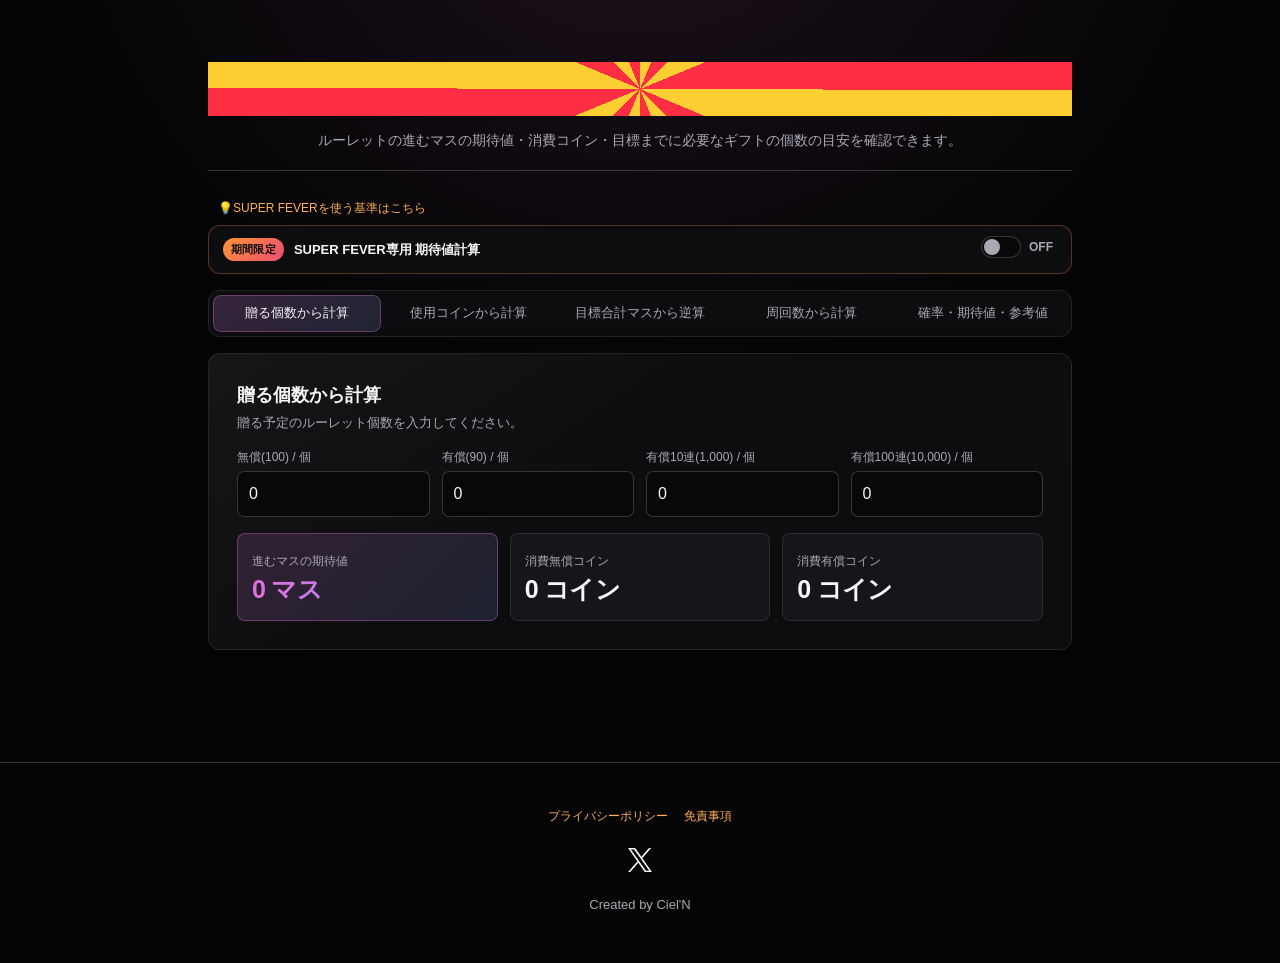
<file: index.html>
<!doctype html>
<html lang="ja">
  <head>
      <!-- Google tag (gtag.js) -->
      <script async src="https://www.googletagmanager.com/gtag/js?id=G-BKD9T5BP9D"></script>
      <script>
        window.dataLayer = window.dataLayer || [];
        function gtag(){dataLayer.push(arguments);}
        gtag('js', new Date());

        gtag('config', 'G-BKD9T5BP9D');
      </script>

    <meta charset="utf-8">
    <meta name="viewport" content="width=device-width, initial-scale=1">
    <title>Mirrativ ルーレットギフト期待値計算ツール</title>
    <!-- 検索用説明文 -->
    <meta name="description" content="配信アプリ「Mirrativ」でルーレットギフトの進むマスの期待値を計算できる便利なツールです。">
    <!-- OGPタグ（SNSでシェアされたときの見た目用） -->
    <meta property="og:title" content="Mirrativ ルーレットギフト期待値計算ツール">
    <meta property="og:description" content="ルーレットギフトの期待値を簡単に確認！">
    <meta property="og:image" content="https://roulette-calc.cieln.com/images/x-card.jpg">
    <meta property="og:url" content="https://roulette-calc.cieln.com/">
    <meta property="og:type" content="website">
    <meta name="twitter:card" content="summary_large_image">
    <meta name="twitter:title" content="Mirrativ ルーレットギフト期待値計算ツール">
    <meta name="twitter:description" content="ルーレットギフトの期待値を簡単に確認！">
    <meta name="twitter:image" content="https://roulette-calc.cieln.com/images/x-card.jpg">
    <link rel="icon" href="data:image/svg+xml,<svg xmlns=%22http://www.w3.org/2000/svg%22 viewBox=%220 0 100 100%22><text y=%22.9em%22 font-size=%2290%22>🎯</text></svg>">
    <link rel="stylesheet" href="style.css?v=2.3.4">
    <link rel="apple-touch-icon" sizes="192x192" href="apple-touch-icon.jpg">
  </head>
  <body>
    <main>
      <header>
        <h1>Mirrativ ルーレットギフト<br class="sp-only">期待値計算ツール</h1>
        <p class="lead">ルーレットの進むマスの期待値・消費コイン・目標までに必要なギフトの個数の目安を確認できます。</p>
      </header>
      <a class="fever-detail-link" href="super-fever-detail.html">💡SUPER FEVERを使う基準はこちら</a>
      <div class="fever-bar" id="feverBar">
        <span class="fever-tag">期間限定</span>
        <span class="fever-bar-label">SUPER FEVER専用 期待値計算</span>
        <label class="fever-switch">
          <input type="checkbox" id="feverEnabled">
          <span class="fever-switch-track"><span class="fever-switch-thumb"></span></span>
          <span class="fever-switch-state" id="feverState">OFF</span>
        </label>
      </div>
      <div class="tabs" role="tablist" aria-label="計算メニュー">
        <button type="button" class="tab" id="tab-send" role="tab" aria-selected="true" aria-controls="panel-send" data-target="panel-send">贈る個数から計算</button>
        <button type="button" class="tab" id="tab-budget" role="tab" aria-selected="false" aria-controls="panel-budget" data-target="panel-budget" tabindex="-1">使用コインから計算</button>
        <button type="button" class="tab" id="tab-target" role="tab" aria-selected="false" aria-controls="panel-target" data-target="panel-target" tabindex="-1">目標合計マスから逆算</button>
        <button type="button" class="tab" id="tab-laps" role="tab" aria-selected="false" aria-controls="panel-laps" data-target="panel-laps" tabindex="-1">周回数から計算</button>
        <button type="button" class="tab" id="tab-formula" role="tab" aria-selected="false" aria-controls="panel-formula" data-target="panel-formula" tabindex="-1">確率・期待値・参考値</button>
      </div>
      <section class="card panel" id="panel-send" role="tabpanel" aria-labelledby="tab-send" tabindex="0">
        <h2>贈る個数から計算</h2>
        <p class="hint">贈る予定のルーレット個数を入力してください。</p>
        <div class="grid">
          <div>
            <label for="free">無償(100) / 個</label>
            <input id="free" type="number" min="0" step="1" value="0">
          </div>
          <div>
            <label for="paid">有償(90) / 個</label>
            <input id="paid" type="number" min="0" step="1" value="0">
          </div>
          <div>
            <label for="ten">有償10連(1,000) / 個</label>
            <input id="ten" type="number" min="0" step="1" value="0">
          </div>
          <div>
            <label for="hundred">有償100連(10,000) / 個</label>
            <input id="hundred" type="number" min="0" step="1" value="0">
          </div>
        </div>
        <div class="results">
          <div class="result">
            <span>進むマスの期待値</span>
            <b id="squares">0 マス</b>
          </div>
          <div class="result">
            <span>消費無償コイン</span>
            <b id="freeCoins">0</b>
          </div>
          <div class="result">
            <span>消費有償コイン</span>
            <b id="paidCoins">0</b>
          </div>
        </div>
      </section>
      <section class="card panel" id="panel-budget" role="tabpanel" aria-labelledby="tab-budget" tabindex="0" hidden>
        <h2>使用可能なコインから計算</h2>
        <p class="hint">使用できる無償コイン・有償コインの上限額を入力してください。</p>
        <div class="grid two">
          <div>
            <label for="budgetFree">使用可能な無償コイン</label>
            <input id="budgetFree" type="number" min="0" step="1" value="0">
          </div>
          <div>
            <label for="budgetPaid">使用可能な有償コイン</label>
            <input id="budgetPaid" type="number" min="0" step="1" value="0">
          </div>
        </div>
        <div class="results">
          <div class="result">
            <span>進むマスの期待値</span>
            <b id="budgetSquares">0 マス</b>
          </div>
        </div>
        <table class="comparison">
          <thead>
            <tr>
              <th>ギフト</th>
              <th>贈る個数</th>
              <th>消費コイン</th>
              <th>進むマスの期待値</th>
            </tr>
          </thead>
          <tbody id="budgetComparison"></tbody>
        </table>
        <p class="note">
          ※ 有償コインは有償ルーレットに使用する想定です。<br>
          ※ 有償コインはコインあたりの期待値が高いギフト（有償100連 &gt;= 有償10連 &gt; 有償単発）から優先して使い切る組み合わせを想定して表示しています。
        </p>
      </section>
      <section class="card panel" id="panel-target" role="tabpanel" aria-labelledby="tab-target" tabindex="0" hidden>
        <h2>目標合計マスから逆算</h2>
        <p class="hint">期待値をベースにして、目標の合計マスに届くようなルーレット個数の目安を計算します。</p>
        <div class="grid two">
          <div>
            <label for="target">目標の合計マス</label>
            <input id="target" type="number" min="0" step="1" value="100">
          </div>
          <div>
            <label for="current">現在の合計マス</label>
            <input id="current" type="number" min="0" step="1" value="0">
          </div>
          <div>
            <label for="type">使用するコイン(種類)</label>
            <select id="type">
              <option value="free">無償コイン</option>
              <option value="paid">有償コイン</option>
            </select>
          </div>
        </div>
        <div class="results">
          <div class="result" id="result-free" hidden>
            <span>無償ルーレット(100)の個数の目安</span>
            <b id="needFree">0 個</b>
          </div>
          <div class="result" id="result-hundred" hidden>
            <span>有償100連ルーレット(10,000)の個数の目安</span>
            <b id="needHundred">0 個</b>
          </div>
          <div class="result" id="result-ten" hidden>
            <span>有償10連ルーレット(1,000)の個数の目安</span>
            <b id="needTen">0 個</b>
          </div>
          <div class="result" id="result-paid" hidden>
            <span>有償ルーレット(90)の個数の目安</span>
            <b id="needPaid">0 個</b>
          </div>
          <div class="result">
            <span id="needCoinsLabel">必要なコイン数の目安</span>
            <b id="needCoins">0</b>
          </div>
          <div class="result">
            <span>進むマスの期待値</span>
            <b id="expectedAtNeed">0 マス</b>
          </div>
        </div>
        <table class="comparison">
          <thead>
            <tr>
              <th>ギフト</th>
              <th>必要個数の目安</th>
              <th>必要コイン</th>
            </tr>
          </thead>
          <tbody id="comparison"></tbody>
        </table>
        <p class="note">※ 確率に基づく期待値です。実際に進むマスは出目によって前後するため、目標達成を保証する数値ではありません。</p>
      </section>
      <section class="card panel" id="panel-laps" role="tabpanel" aria-labelledby="tab-laps" tabindex="0" hidden>
        <h2>周回数から計算</h2>
        <p class="hint">目標の周回数を達成するために必要なルーレット個数の目安を計算します。(※ FEVERタイム中が前提です)</p>
        <div class="grid two">
          <div>
            <label for="laps">目標の周回数</label>
            <input id="laps" type="number" min="0" step="1" value="1">
          </div>
          <div>
            <label for="lapsType">使用するコイン(種類)</label>
            <select id="lapsType">
              <option value="free">無償コイン</option>
              <option value="paid">有償コイン</option>
            </select>
          </div>
        </div>
        <div class="results">
          <div class="result" id="laps-result-free" hidden>
            <span>無償ルーレット(100)の個数の目安</span>
            <b id="lapsNeedFree">0 個</b>
          </div>
          <div class="result" id="laps-result-hundred" hidden>
            <span>有償100連ルーレット(10,000)の個数の目安</span>
            <b id="lapsNeedHundred">0 個</b>
          </div>
          <div class="result" id="laps-result-ten" hidden>
            <span>有償10連ルーレット(1,000)の個数の目安</span>
            <b id="lapsNeedTen">0 個</b>
          </div>
          <div class="result" id="laps-result-paid" hidden>
            <span>有償ルーレット(90)の個数の目安</span>
            <b id="lapsNeedPaid">0 個</b>
          </div>
          <div class="result">
            <span id="lapsNeedCoinsLabel">必要なコイン数の目安</span>
            <b id="lapsNeedCoins">0</b>
          </div>
        </div>
        <table class="comparison">
          <thead>
            <tr>
              <th>ギフト</th>
              <th>必要個数の目安</th>
              <th>必要コイン</th>
            </tr>
          </thead>
          <tbody id="lapsComparison"></tbody>
        </table>
        <p class="note">
          ※ 確率に基づく期待値です。実際に進むマスは出目によって前後するため、目標達成を保証する数値ではありません。<br>
          ※ FEVERタイム中のマス数で計算しています。詳しくは「<a id="formula-link" href="#panel-formula">確率・期待値・参考値</a>」をご確認ください。
        </p>
      </section>
      <section class="card panel" id="panel-formula" role="tabpanel" aria-labelledby="tab-formula" tabindex="0" hidden>
        <h2>計算に使う確率・期待値・参考値</h2>
        <div class="formula" id="formulaContent">
          <div>
            <strong>無償(100) / 有償(90)</strong>
            1マス: 40% / 2マス: 45% / 5マス: 10% / 10マス: 5%<br>
            期待値: 2.30 マス / 回
          </div>
          <div>
            <strong>有償10連・100連（1連あたり）</strong>
            2マス: 80% / 5マス: 13% / 10マス: 7%<br>
            期待値: 2.95 マス / 回
          </div>
          <div>
            <strong>ルーレット1周分のマス数</strong>
            FEVERタイム中: 65マス / FEVERなし: 85マス<br>
            ※ FEVERタイムはMAPの総マス数が変化します
          </div>
        </div>
      </section>
    </main>
    <footer class="site-footer">
      <div class="footer-inner">
        <p class="footer-links">
          <a href="privacy.html">プライバシーポリシー</a>
          <a href="disclaimer.html">免責事項</a>
        </p>
        <p class="footer-social">
          <a href="https://x.com/yu_cielkun" target="_blank" rel="noopener noreferrer" aria-label="X (旧Twitter)">
            <img id="x-logo" src="images/x-logo-white.png" alt="Xアカウント">
          </a>
        </p>
        <p class="footer-credit">Created by Ciel'N</p>
      </div>
    </footer>
  <script src="script.js?v=2.3.4"></script>
  <script src="super-fever.js?v=2.3.4"></script>
  </body>
</html>
</file>
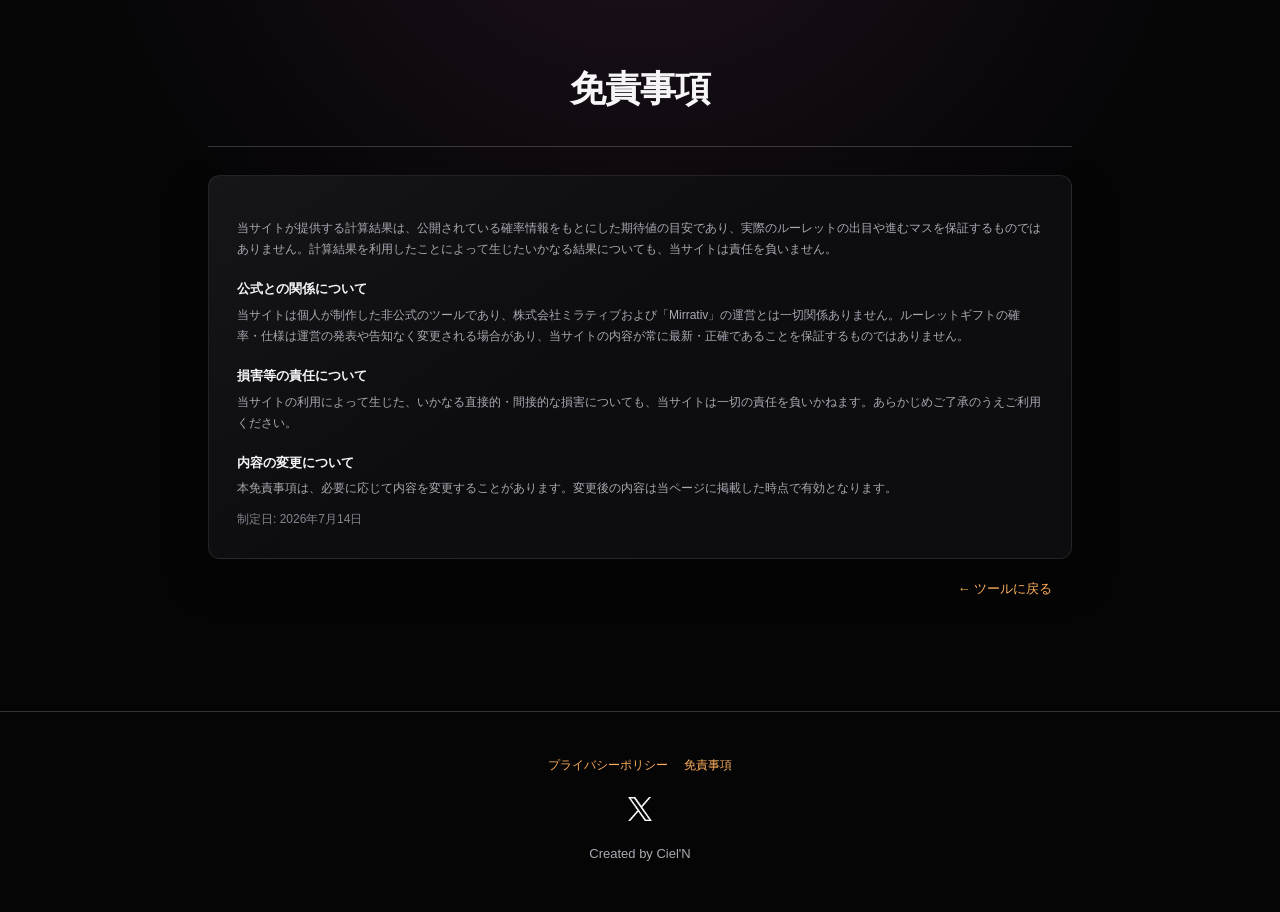
<file: disclaimer.html>
<!doctype html>
<html lang="ja">
  <head>
      <!-- Google tag (gtag.js) -->
      <script async src="https://www.googletagmanager.com/gtag/js?id=G-BKD9T5BP9D"></script>
      <script>
        window.dataLayer = window.dataLayer || [];
        function gtag(){dataLayer.push(arguments);}
        gtag('js', new Date());

        gtag('config', 'G-BKD9T5BP9D');
      </script>

    <meta charset="utf-8">
    <meta name="viewport" content="width=device-width, initial-scale=1">
    <title>免責事項 | Mirrativ ルーレットギフト計算機</title>
    <link rel="icon" href="data:image/svg+xml,<svg xmlns=%22http://www.w3.org/2000/svg%22 viewBox=%220 0 100 100%22><text y=%22.9em%22 font-size=%2290%22>🎯</text></svg>">
    <link rel="stylesheet" href="style.css?v=1.4.2">
  </head>
  <body>
    <main>
        <header>
            <h1 class="page-title">免責事項</h1>
        </header>
        <section class="card">
            <div class="privacy-content">
            <p>当サイトが提供する計算結果は、公開されている確率情報をもとにした期待値の目安であり、実際のルーレットの出目や進むマスを保証するものではありません。計算結果を利用したことによって生じたいかなる結果についても、当サイトは責任を負いません。</p>

            <h2>公式との関係について</h2>
            <p>当サイトは個人が制作した非公式のツールであり、株式会社ミラティブおよび「Mirrativ」の運営とは一切関係ありません。ルーレットギフトの確率・仕様は運営の発表や告知なく変更される場合があり、当サイトの内容が常に最新・正確であることを保証するものではありません。</p>

            <h2>損害等の責任について</h2>
            <p>当サイトの利用によって生じた、いかなる直接的・間接的な損害についても、当サイトは一切の責任を負いかねます。あらかじめご了承のうえご利用ください。</p>

            <h2>内容の変更について</h2>
            <p>本免責事項は、必要に応じて内容を変更することがあります。変更後の内容は当ページに掲載した時点で有効となります。</p>
            <p class="privacy-updated">制定日: 2026年7月14日</p>
            </div>
        </section>
        <a class="back-link" href="index.html">← ツールに戻る</a>
    </main>
    <footer class="site-footer">
      <div class="footer-inner">
        <p class="footer-links">
          <a href="privacy.html">プライバシーポリシー</a>
          <a href="disclaimer.html">免責事項</a>
        </p>
        <p class="footer-social">
          <a href="https://x.com/yu_cielkun" target="_blank" rel="noopener noreferrer" aria-label="X (旧Twitter)">
            <img id="x-logo" src="images/x-logo-white.png" alt="Xアカウント">
          </a>
        </p>
        <p class="footer-credit">Created by Ciel'N</p>
      </div>
    </footer>
  </body>
</html>
</file>
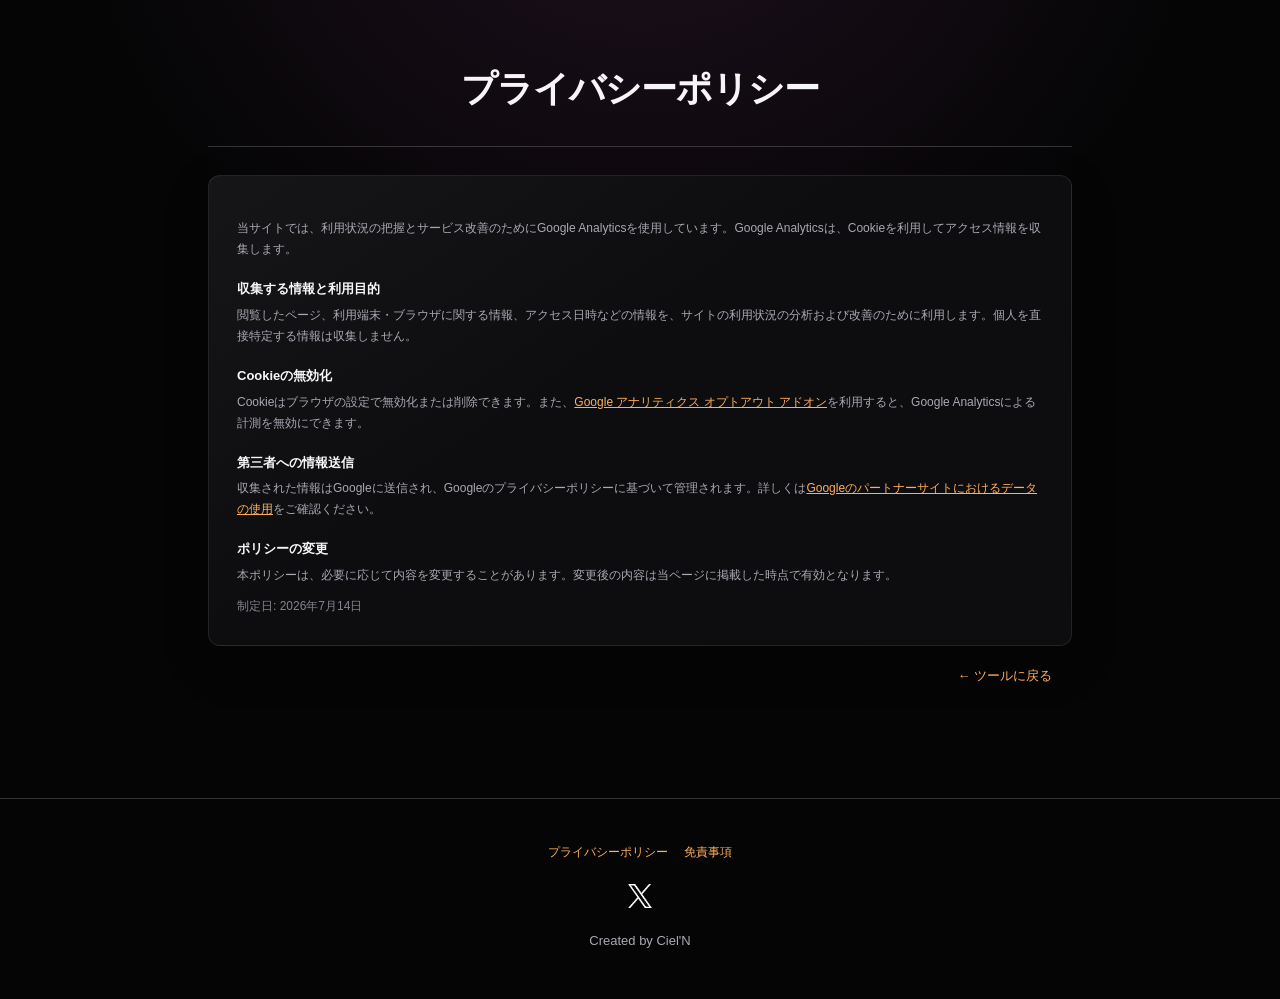
<file: privacy.html>
<!doctype html>
<html lang="ja">
  <head>
    <!-- Google tag (gtag.js) -->
    <script async src="https://www.googletagmanager.com/gtag/js?id=G-BKD9T5BP9D"></script>
    <script>
    window.dataLayer = window.dataLayer || [];
    function gtag(){dataLayer.push(arguments);}
    gtag('js', new Date());

    gtag('config', 'G-BKD9T5BP9D');
    </script>
    <meta charset="utf-8">
    <meta name="viewport" content="width=device-width, initial-scale=1">
    <title>プライバシーポリシー | Mirrativ ルーレットギフト計算機</title>
    <link rel="icon" href="data:image/svg+xml,<svg xmlns=%22http://www.w3.org/2000/svg%22 viewBox=%220 0 100 100%22><text y=%22.9em%22 font-size=%2290%22>🎯</text></svg>">
    <link rel="stylesheet" href="style.css?v=1.4.2">
  </head>
  <body>
    <main>
        <header>
            <h1 class="page-title">プライバシーポリシー</h1>
        </header>
        <section class="card">
            <div class="privacy-content">
            <p>当サイトでは、利用状況の把握とサービス改善のためにGoogle Analyticsを使用しています。Google Analyticsは、Cookieを利用してアクセス情報を収集します。</p>

            <h2>収集する情報と利用目的</h2>
            <p>閲覧したページ、利用端末・ブラウザに関する情報、アクセス日時などの情報を、サイトの利用状況の分析および改善のために利用します。個人を直接特定する情報は収集しません。</p>

            <h2>Cookieの無効化</h2>
            <p>Cookieはブラウザの設定で無効化または削除できます。また、<a href="https://tools.google.com/dlpage/gaoptout?hl=ja" target="_blank" rel="noopener noreferrer">Google アナリティクス オプトアウト アドオン</a>を利用すると、Google Analyticsによる計測を無効にできます。</p>

            <h2>第三者への情報送信</h2>
            <p>収集された情報はGoogleに送信され、Googleのプライバシーポリシーに基づいて管理されます。詳しくは<a href="https://policies.google.com/technologies/partner-sites?hl=ja" target="_blank" rel="noopener noreferrer">Googleのパートナーサイトにおけるデータの使用</a>をご確認ください。</p>

            <h2>ポリシーの変更</h2>
            <p>本ポリシーは、必要に応じて内容を変更することがあります。変更後の内容は当ページに掲載した時点で有効となります。</p>
            <p class="privacy-updated">制定日: 2026年7月14日</p>
            </div>
        </section>
        <a class="back-link" href="index.html">← ツールに戻る</a>
    </main>
    <footer class="site-footer">
      <div class="footer-inner">
        <p class="footer-links">
          <a href="privacy.html">プライバシーポリシー</a>
          <a href="disclaimer.html">免責事項</a>
        </p>
        <p class="footer-social">
          <a href="https://x.com/yu_cielkun" target="_blank" rel="noopener noreferrer" aria-label="X (旧Twitter)">
            <img id="x-logo" src="images/x-logo-white.png" alt="Xアカウント">
          </a>
        </p>
        <p class="footer-credit">Created by Ciel'N</p>
      </div>
    </footer>
  </body>
</html>
</file>
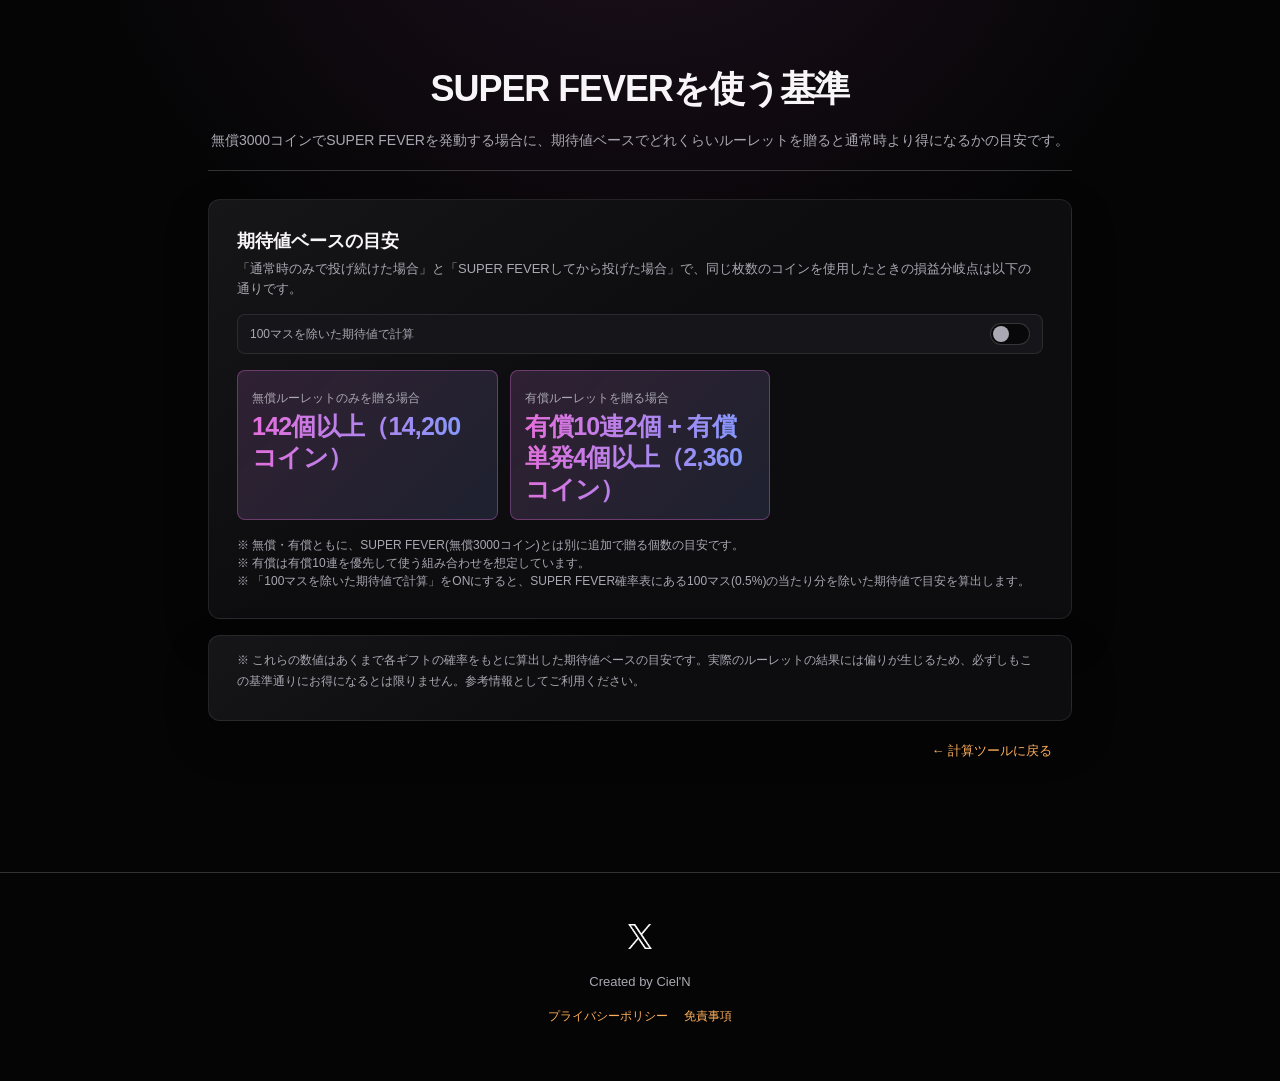
<file: super-fever-detail.html>
<!doctype html>
<html lang="ja">
  <head>
      <!-- Google tag (gtag.js) -->
      <script async src="https://www.googletagmanager.com/gtag/js?id=G-BKD9T5BP9D"></script>
      <script>
        window.dataLayer = window.dataLayer || [];
        function gtag(){dataLayer.push(arguments);}
        gtag('js', new Date());

        gtag('config', 'G-BKD9T5BP9D');
      </script>

    <meta charset="utf-8">
    <meta name="viewport" content="width=device-width, initial-scale=1">
    <title>SUPER FEVERを使う基準 | Mirrativ ルーレットギフト期待値計算ツール</title>
    <!-- 検索用説明文 -->
    <meta name="description" content="期待値ベースで、SUPER FEVERを利用したほうがお得になる無償・有償ルーレットの個数の目安を確認できます。">
    <!-- OGPタグ（SNSでシェアされたときの見た目用） -->
    <meta property="og:title" content="SUPER FEVERを使う基準 | Mirrativ ルーレットギフト期待値計算ツール">
    <meta property="og:description" content="SUPER FEVERを利用したほうがお得になる目安を期待値ベースで紹介！">
    <meta property="og:image" content="https://hack-w0r1d.github.io/mirrativ-roulette-calculator/images/x-card.jpg">
    <meta property="og:url" content="https://hack-w0r1d.github.io/mirrativ-roulette-calculator/super-fever-detail.html">
    <meta property="og:type" content="website">
    <meta name="twitter:card" content="summary_large_image">
    <meta name="twitter:title" content="SUPER FEVERを使う基準 | Mirrativ ルーレットギフト期待値計算ツール">
    <meta name="twitter:description" content="SUPER FEVERを利用したほうがお得になる目安を期待値ベースで紹介！">
    <meta name="twitter:image" content="https://hack-w0r1d.github.io/mirrativ-roulette-calculator/images/x-card.jpg">
    <link rel="icon" href="data:image/svg+xml,<svg xmlns=%22http://www.w3.org/2000/svg%22 viewBox=%220 0 100 100%22><text y=%22.9em%22 font-size=%2290%22>🎯</text></svg>">
    <link rel="stylesheet" href="style.css?v=1.9.0">
    <link rel="apple-touch-icon" sizes="192x192" href="apple-touch-icon.jpg">
  </head>
  <body>
    <main>
      <header>
        <h1 class="page-title">SUPER FEVERを使う基準</h1>
        <p class="lead">無償3000コインでSUPER FEVERを発動する場合に、期待値ベースでどれくらいルーレットを贈ると通常時より得になるかの目安です。</p>
      </header>
      <section class="card">
        <h2>期待値ベースの目安</h2>
        <p class="hint">「通常時のみで投げ続けた場合」と「SUPER FEVERしてから投げた場合」で、同じ枚数のコインを使用したときの損益分岐点は以下の通りです。</p>
        <label class="fever-subtoggle is-visible" id="excl100Toggle">
          <span class="fever-subtoggle-label">100マスを除いた期待値で計算</span>
          <span class="fever-switch">
            <input type="checkbox" id="excl100Enabled">
            <span class="fever-switch-track"><span class="fever-switch-thumb"></span></span>
          </span>
        </label>
        <div class="results">
          <div class="result" id="resultFree">
            <span>無償ルーレットのみを贈る場合</span>
            <b>142個以上（14,200コイン）</b>
          </div>
          <div class="result is-highlight" id="resultPaid">
            <span>有償ルーレットを贈る場合</span>
            <b>有償10連2個 + 有償単発4個以上（2,360コイン）</b>
          </div>
        </div>
        <p class="note">
          ※ 無償・有償ともに、SUPER FEVER(無償3000コイン)とは別に追加で贈る個数の目安です。<br>
          ※ 有償は有償10連を優先して使う組み合わせを想定しています。<br>
          ※ 「100マスを除いた期待値で計算」をONにすると、SUPER FEVER確率表にある100マス(0.5%)の当たり分を除いた期待値で目安を算出します。
        </p>
      </section>
      <section class="card privacy-content">
        <p>※ これらの数値はあくまで各ギフトの確率をもとに算出した期待値ベースの目安です。実際のルーレットの結果には偏りが生じるため、必ずしもこの基準通りにお得になるとは限りません。参考情報としてご利用ください。</p>
      </section>
      <a class="back-link" href="index.html">← 計算ツールに戻る</a>
    </main>
    <footer class="site-footer">
      <div class="footer-inner">
        <p class="footer-social">
          <a href="https://x.com/yu_cielkun" target="_blank" rel="noopener noreferrer" aria-label="X (旧Twitter)">
            <img id="x-logo" src="images/x-logo-white.png" alt="Xアカウント">
          </a>
        </p>
        <p class="footer-credit">Created by Ciel'N</p>
        <p class="footer-links">
          <a href="privacy.html">プライバシーポリシー</a>
          <a href="disclaimer.html">免責事項</a>
        </p>
      </div>
    </footer>
    <script>
      (function () {
        const values = {
          off: {
            free: '142個以上（14,200コイン）',
            paid: '有償10連2個 + 有償単発4個以上（2,360コイン）'
          },
          on: {
            free: '発動しないほうがいい',
            paid: '有償10連3個以上（3000コイン）'
          }
        };
        const toggle = document.getElementById('excl100Enabled');
        const freeEl = document.querySelector('#resultFree b');
        const paidEl = document.querySelector('#resultPaid b');
        if (!toggle || !freeEl || !paidEl) return;
        toggle.addEventListener('change', () => {
          const mode = toggle.checked ? 'on' : 'off';
          freeEl.textContent = values[mode].free;
          paidEl.textContent = values[mode].paid;
        });
      })();
    </script>
  </body>
</html>
</file>
<file: style.css>
:root {
  --bg: #050506;
  --surface: #0d0d10;
  --surface-subtle: #15151a;
  --surface-hover: #1b1b22;
  --text: #f7f5f8;
  --muted: #aaa8b2;
  --line: rgba(255, 255, 255, .18);
  --line-subtle: rgba(255, 255, 255, .09);
  --pink: #ed4d72;
  --pink-light: #e56edb;
  --blue: #799cff;
  --green: #62ca79;
}

* {
  box-sizing: border-box;
}

body {
  margin: 0;
  background:
    radial-gradient(circle at 50% -20%, rgba(229, 110, 219, .12), transparent 36rem),
    var(--bg);
  color: var(--text);
  font-family: -apple-system, BlinkMacSystemFont, "Hiragino Kaku Gothic ProN", "Noto Sans JP", sans-serif;
  line-height: 1.5;
}

main {
  max-width: 900px;
  margin: auto;
  padding: 48px 18px 64px;
}

.back-link {
  display: block;
  width: fit-content;
  margin: 20px 20px 0 auto;
  color: #ffaf5b;
  font-size: 13px;
  text-decoration: none;
}

.back-link:hover {
  text-decoration: underline;
}

header {
  padding-top: 14px;
  padding-bottom: 18px;
  margin-bottom: 28px;
  text-align: center;
  border-bottom: 1px solid var(--line);
}

h1 {
  margin: 0 0 12px;
  font-size: clamp(26px, 5vw, 36px);
  letter-spacing: -.03em;
  color: var(--text);
}

h1.page-title {
  color: var(--text);
}

h2 {
  margin: 0 0 4px;
  font-size: 18px;
}

.lead,
.hint,
.note,
label {
  color: var(--muted);
}

.lead,
.hint {
  margin: 0 0 16px;
  font-size: 13px;
}

.lead {
  display: inline-block;
  max-width: calc(100vw - 64px);
  margin-bottom: 0;
  font-size: 14px;
  text-align: left;
}

.tabs {
  display: flex;
  gap: 4px;
  padding: 4px;
  margin-top: 16px;
  background: var(--surface);
  border: 1px solid var(--line-subtle);
  border-radius: 12px;
}

.fever-detail-link {
  display: block;
  margin-top: 16px;
  margin-left: 10px;
  color: #ffaf5b;
  font-size: 12px;
  text-decoration: none;
}

.fever-detail-link:hover {
  text-decoration: underline;
}

.fever-bar {
  display: flex;
  align-items: center;
  gap: 10px;
  padding: 10px 14px;
  margin-top: 8px;
  background: var(--surface);
  border: 1px solid rgba(255, 149, 82, .3);
  border-radius: 12px;
  transition: border-color .2s, box-shadow .2s;
}

.fever-bar.is-active {
  border-color: rgba(255, 149, 52, .55);
  box-shadow: 0 0 24px rgba(255, 149, 52, .12);
}

.fever-tag {
  padding: 3px 8px;
  background: linear-gradient(135deg, #ff9534, #ed4d72);
  border-radius: 999px;
  color: #0d0d10;
  font-size: 11px;
  font-weight: 700;
  letter-spacing: .02em;
  white-space: nowrap;
}

.fever-bar-label {
  flex: 1;
  font-size: 13px;
  font-weight: 600;
  color: var(--text);
}

.fever-switch {
  position: relative;
  display: flex;
  align-items: center;
  gap: 8px;
  cursor: pointer;
}

.fever-switch input {
  position: absolute;
  width: 1px;
  height: 1px;
  overflow: hidden;
  opacity: 0;
}

.fever-switch-track {
  position: relative;
  width: 40px;
  height: 22px;
  background: #08080a;
  border: 1px solid var(--line);
  border-radius: 999px;
  transition: background .2s, border-color .2s;
}

.fever-switch-thumb {
  position: absolute;
  top: 2px;
  left: 2px;
  width: 16px;
  height: 16px;
  background: var(--muted);
  border-radius: 50%;
  transition: transform .2s, background .2s;
}

.fever-switch input:checked + .fever-switch-track {
  background: linear-gradient(135deg, #ff9534, #ed4d72);
  border-color: transparent;
}

.fever-switch input:checked + .fever-switch-track .fever-switch-thumb {
  background: #fff;
  transform: translateX(18px);
}

.fever-switch input:focus-visible + .fever-switch-track {
  box-shadow: 0 0 0 3px rgba(255, 149, 52, .3);
}

.fever-switch-state {
  min-width: 28px;
  color: var(--muted);
  font-size: 12px;
  font-weight: 700;
}

.fever-bar.is-active .fever-switch-state {
  color: #ffaf5b;
}

.fever-subtoggle {
  display: none;
  align-items: center;
  justify-content: space-between;
  gap: 10px;
  padding: 8px 12px;
  margin: 0 0 14px;
  background: var(--surface-subtle);
  border: 1px solid var(--line-subtle);
  border-radius: 8px;
  cursor: pointer;
}

.fever-subtoggle.is-visible {
  display: flex;
}

.fever-subtoggle-label {
  font-size: 12px;
  color: var(--muted);
}

.tab {
  flex: 1 1 0;
  padding: 10px 8px;
  background: transparent;
  border: none;
  border-radius: 8px;
  appearance: none;
  color: var(--muted);
  font: inherit;
  font-size: 13px;
  font-weight: 500;
  line-height: 1.3;
  text-align: center;
  cursor: pointer;
  transition: background .2s, color .2s;
}

.tab:hover {
  color: var(--text);
  background: var(--surface-hover);
}

.tab:focus-visible {
  outline: none;
  box-shadow: 0 0 0 3px rgba(229, 110, 219, .16);
}

.tab[aria-selected="true"] {
  color: var(--text);
  background: linear-gradient(135deg, rgba(229, 110, 219, .16), rgba(121, 156, 255, .11)), var(--surface-subtle);
  box-shadow: inset 0 0 0 1px rgba(229, 110, 219, .35);
}

.panel[hidden] {
  display: none;
}

.card {
  padding: clamp(18px, 4vw, 28px);
  margin-top: 16px;
  background: linear-gradient(145deg, rgba(255, 255, 255, .035), transparent 45%), var(--surface);
  border: 1px solid var(--line-subtle);
  border-radius: 12px;
  box-shadow: 0 18px 45px rgba(0, 0, 0, .22);
}

.grid {
  display: grid;
  grid-template-columns: repeat(4, 1fr);
  gap: 12px;
}

.grid.two {
  grid-template-columns: repeat(2, 1fr);
}

label {
  display: block;
  margin-bottom: 5px;
  font-size: 12px;
}

input,
select {
  width: 100%;
  padding: 10px 11px;
  appearance: none;
  background: #08080a;
  border: 1px solid var(--line);
  border-radius: 7px;
  color: var(--text);
  font: inherit;
  font-size: 16px;
  transition: border-color .2s, box-shadow .2s, background .2s;
}

input:hover,
select:hover {
  background: var(--surface-subtle);
  border-color: rgba(255, 255, 255, .35);
}

input:focus,
select:focus {
  outline: none;
  border-color: var(--pink-light);
  box-shadow: 0 0 0 3px rgba(229, 110, 219, .16);
}

/* PCでは非表示 */
.sp-only {
  display: none;
}

.results {
  display: grid;
  grid-template-columns: repeat(3, 1fr);
  gap: 12px;
  margin-top: 16px;
}

.result,
.formula div {
  padding: 14px;
  background: var(--surface-subtle);
  border: 1px solid var(--line-subtle);
  border-radius: 8px;
}

.result:first-child,
.result.is-highlight {
  border-color: rgba(229, 110, 219, .35);
  background: linear-gradient(135deg, rgba(229, 110, 219, .13), rgba(121, 156, 255, .09)), var(--surface-subtle);
}

.result b {
  display: block;
  margin-top: 2px;
  font-size: 25px;
  line-height: 1.25;
  letter-spacing: -.03em;
  color: var(--text);
}

.result:first-child b,
.result.is-highlight b {
  color: transparent;
  background: linear-gradient(100deg, var(--pink-light), var(--blue));
  background-clip: text;
  -webkit-background-clip: text;
}

.result span {
  color: var(--muted);
  font-size: 12px;
}

.comparison {
  width: 100%;
  margin-top: 14px;
  border-collapse: collapse;
  font-size: 13px;
}

.comparison th,
.comparison td {
  padding: 10px 7px;
  text-align: right;
  border-bottom: 1px solid var(--line-subtle);
}

.comparison th {
  color: var(--muted);
  font-weight: 500;
  font-size: 12px;
}

.comparison th:first-child,
.comparison td:first-child {
  text-align: left;
}

.comparison tbody tr:hover {
  background: rgba(255, 255, 255, .035);
}

.comparison tbody tr.is-selected {
  background: rgba(255, 149, 52, .16);
}

.comparison tbody tr.is-selected td {
  color: #ffd2a1;
  border-bottom-color: rgba(255, 149, 52, .4);
}

.comparison tbody tr.is-selected td:first-child {
  color: #ffaf5b;
  font-weight: 700;
}

.note {
  margin: 16px 0 0;
  font-size: 12px;
}

.note a {
  color: var(--muted);
  text-decoration: underline;
}

.formula {
  display: grid;
  grid-template-columns: repeat(2, 1fr);
  gap: 10px;
  margin-top: 12px;
}

.formula div {
  color: var(--muted);
  font-size: 12px;
}

.formula strong {
  display: block;
  margin-bottom: 2px;
  color: var(--text);
}

.site-footer {
  margin-top: 48px;
  border-top: 1px solid var(--line);
}

.footer-inner {
  width: min(900px, calc(100% - 36px));
  margin: 0 auto;
  padding: 28px 0 40px;
}

.footer-credit {
  margin: 0 0 8px;
  color: var(--muted);
  font-size: 13px;
  text-align: center;
}

#x-logo {
  width: 24px;
}

.footer-social {
  margin: 16px 0;
  padding-top: 7px;
  text-align: center;
}

.footer-links {
  display: flex;
  justify-content: center;
  gap: 16px;
}

.footer-links a {
  color: #ffaf5b;
  font-size: 12px;
  text-decoration: none;
}

.footer-links a:hover {
  text-decoration: underline;
}

.privacy-content {
  padding-top: 14px;
  color: var(--muted);
  font-size: 12px;
  line-height: 1.75;
}

.privacy-content p {
  margin: 0;
}

.privacy-content h2 {
  margin: 18px 0 4px;
  color: var(--text);
  font-size: 13px;
}

.privacy-content a {
  color: #ffaf5b;
}

.privacy-updated {
  margin-top: 10px !important;
  margin-bottom: 0 !important;
  color: #85838e;
}

@media (max-width: 650px) {
  main {
  padding-top: 32px;
  }

  .sp-only {
    display: block;
  }

  .grid {
  grid-template-columns: repeat(2, 1fr);
  }

  .results {
  grid-template-columns: 1fr;
  }

  .tabs {
  flex-wrap: wrap;
  }

  .tab {
  flex: 1 1 calc(50% - 4px);
  }
}

@media (max-width: 420px) {
  .grid.two,
  .formula {
  grid-template-columns: 1fr;
  }

  main {
  padding: 24px 12px 40px;
  }
}
</file>
